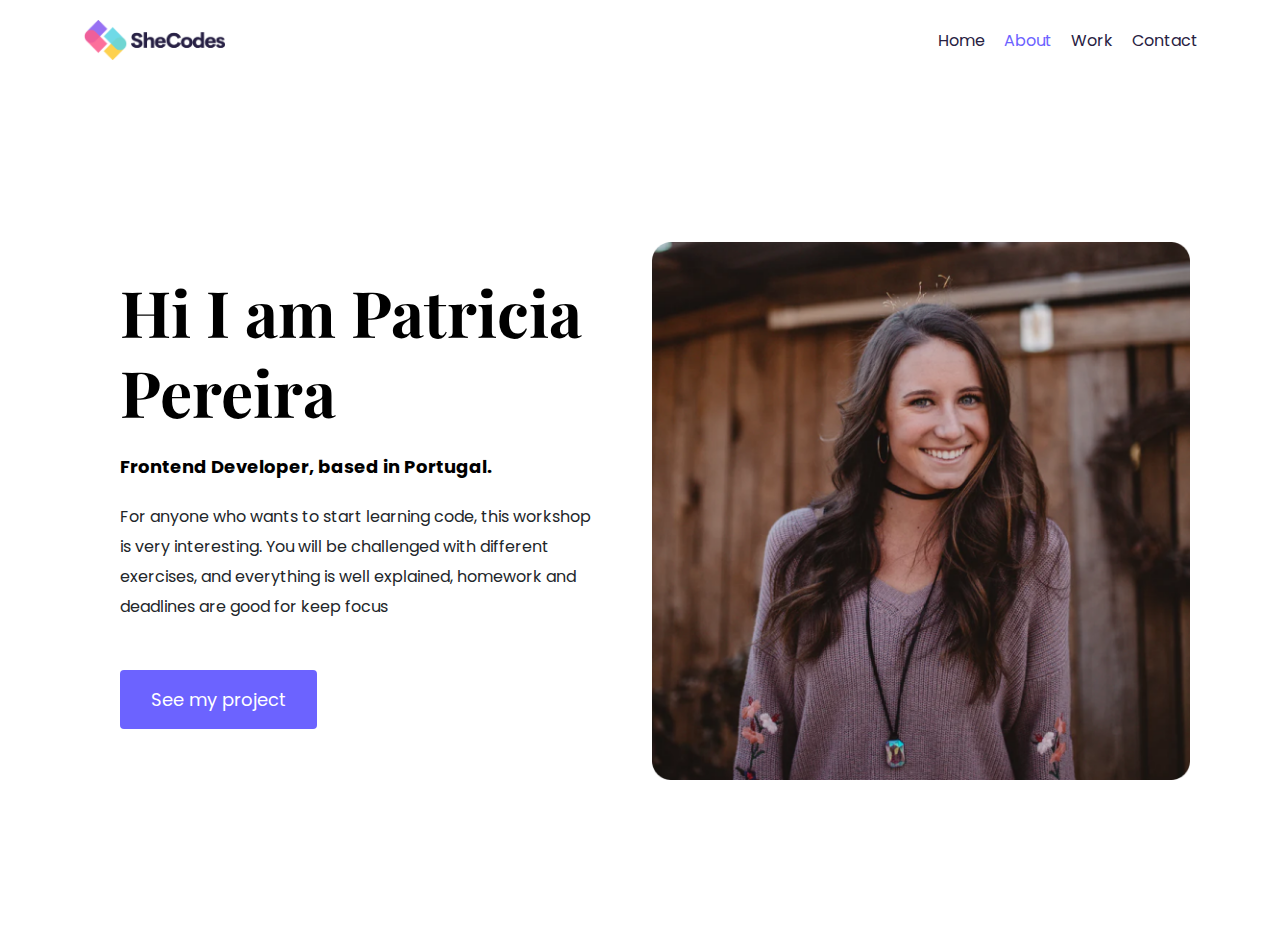
<file: about.html>
<!DOCTYPE html>
<html lang="en">
  <head>
    <meta charset="UTF-8" />
    <meta http-equiv="X-UA-Compatible" content="IE=edge" />
    <meta name="viewport" content="width=device-width, initial-scale=1.0" />
    <title>Document</title>
    <link
      rel="stylesheet"
      href="https://cdn.jsdelivr.net/npm/bootstrap@5.2.3/dist/css/bootstrap.min.css"
    />
    <script src="https://cdn.jsdelivr.net/npm/bootstrap@5.2.3/dist/js/bootstrap.bundle.min.js"></script>
    <link rel="stylesheet" href="src/styles.css" />
    <link rel="preconnect" href="https://fonts.gstatic.com" />
    <link
      href="https://fonts.googleapis.com/css2?family=Playfair+Display:wght@700&amp;family=Poppins:wght@500;700&amp;display=swap"
      rel="stylesheet"
    />
  </head>
  <body>
    <div class="container">
      <nav class="d-flex justify-content-between">
        <a href="/" title="Homepage">
          <img
            src="images/logo.png"
            alt="patricia-logo"
            class="logo d-none d-md-block" />
          <img
            src="images/logo-small.jpg"
            alt="patricia-logo"
            class="logo d-block d-md-none"
        /></a>
        <ul>
          <li><a href="/" title="Homepage">Home</a></li>
          <li class="active">
            <a href="/about.html" title="About patricia">About</a>
          </li>
          <li><a href="/work.html" title="Patricia's work">Work</a></li>
          <li><a href="/contact.html" title="contact patricia">Contact</a></li>
        </ul>
      </nav>
    </div>
    <div class="container about-section">
      <div class="row">
        <div class="col-lg-6">
          <div class="about-section-content">
            <h1 class="mb-4">Hi I am Patricia Pereira</h1>
            <h2 class="mb-4">Frontend Developer, based in Portugal.</h2>
            <p class="mb-5">
              For anyone who wants to start learning code, this workshop is very
              interesting. You will be challenged with different exercises, and
              everything is well explained, homework and deadlines are good for
              keep focus
            </p>
            <a href="#" class="btn btn-branding">See my project</a>
          </div>
        </div>
        <div class="col-lg-6">
          <img src="images/patricia.png" class="img-fluid" />
        </div>
      </div>
    </div>
  </body>
</html>
</file>
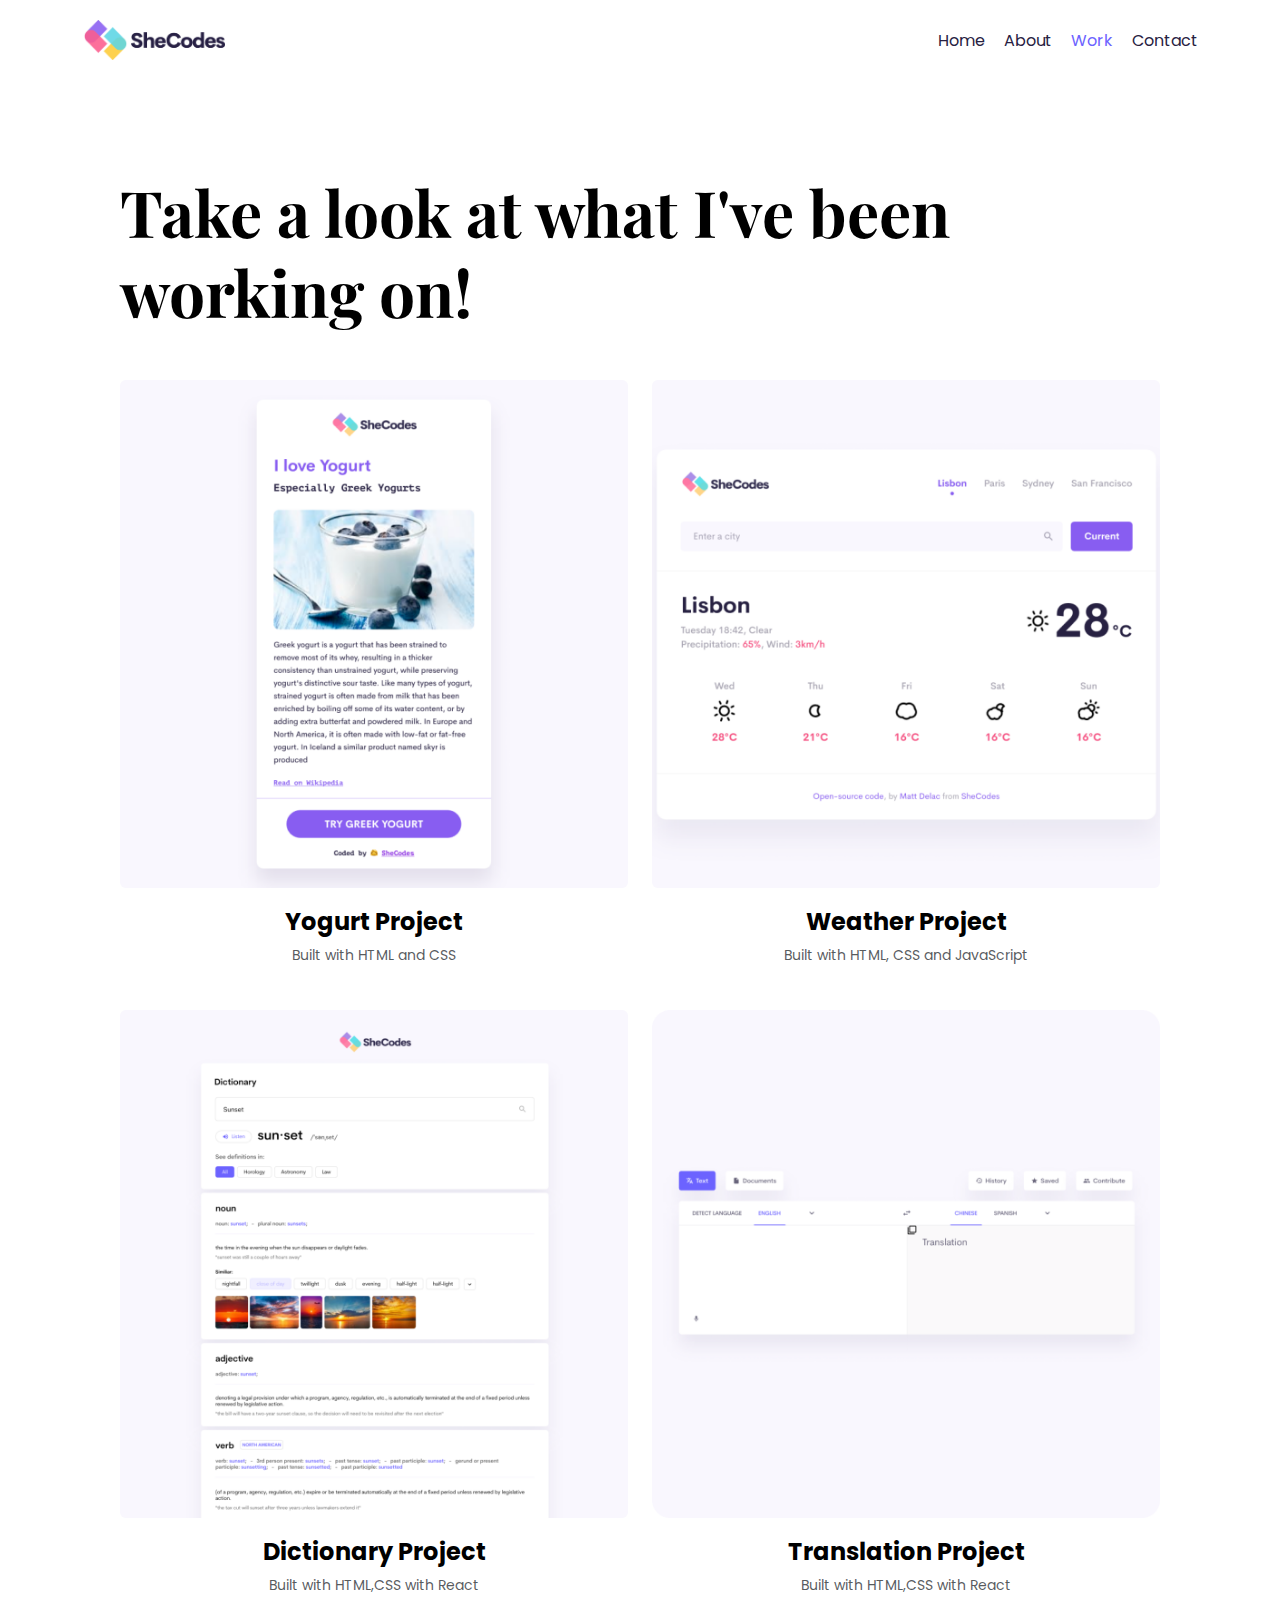
<file: work.html>
<!DOCTYPE html>
<html lang="en">
  <head>
    <meta charset="UTF-8" />
    <meta http-equiv="X-UA-Compatible" content="IE=edge" />
    <meta name="viewport" content="width=device-width, initial-scale=1.0" />
    <title>Document</title>
    <link
      rel="stylesheet"
      href="https://cdn.jsdelivr.net/npm/bootstrap@5.2.3/dist/css/bootstrap.min.css"
    />
    <script src="https://cdn.jsdelivr.net/npm/bootstrap@5.2.3/dist/js/bootstrap.bundle.min.js"></script>
    <link rel="stylesheet" href="src/styles.css" />
    <link rel="preconnect" href="https://fonts.googleapis.com" />
    <link rel="preconnect" href="https://fonts.gstatic.com" crossorigin />
    <link
      href="https://fonts.googleapis.com/css2?family=Playfair+Display:wght@700&family=Poppins:wght@500&display=swap"
      rel="stylesheet"
    />
  </head>
  <body>
    <div class="container">
      <nav class="d-flex justify-content-between">
        <a href="/" title="Homepage">
          <img
            src="images/logo.png"
            alt="patricia-logo"
            class="logo d-none d-md-block" />
          <img
            src="images/logo-small.jpg"
            alt="patricia-logo"
            class="logo d-block d-md-none"
        /></a>
        <ul>
          <li><a href="/" title="Homepage">Home</a></li>
          <li><a href="/about.html" title="About patricia">About</a></li>
          <li class="active">
            <a href="/work.html" title="Patricia's work">Work</a>
          </li>
          <li><a href="/contact.html" title="contact patricia">Contact</a></li>
        </ul>
      </nav>
    </div>
    <div class="container content-container">
      <div class="content">
        <h1 class="mb-5">Take a look at what I've been working on!</h1>

        <div class="row">
          <div class="col-md-6 mb-4">
            <img src="images/yogurt2.png" class="img-fluid mb-3 rounded" />
            <h3 class="text-center m-0">Yogurt Project</h3>
            <p class="text-center text-muted">Built with HTML and CSS</p>
          </div>
          <div class="col-md-6 mb-4">
            <img src="images/weather.png" class="img-fluid mb-3 rounded" />
            <h3 class="text-center m-0">Weather Project</h3>
            <p class="text-center text-muted">
              Built with HTML, CSS and JavaScript
            </p>
          </div>
          <div class="col-md-6 mb-4">
            <img src="images/dictionary.png" class="img-fluid mb-3 rounded" />
            <h3 class="text-center m-0">Dictionary Project</h3>
            <p class="text-center text-muted">Built with HTML,CSS with React</p>
          </div>
          <div class="col-md-6 mb-4">
            <img
              src="images/translation-app.png"
              class="img-fluid mb-3 rounded"
            />
            <h3 class="text-center m-0">Translation Project</h3>
            <p class="text-center text-muted">Built with HTML,CSS with React</p>
          </div>
        </div>
      </div>
    </div>
  </body>
</html>
</file>
<file: src/styles.css>
:root {
  --branding-color: #6c63ff;
  --secondary-color: #f9f7fe;
  --heading-font-family: "Playfair Display", serif;
  --default-font-family: "Poppins", sans-serif;
}

body {
  font-family: var(--default-font-family);
}

h1,
h2,
h3,
h4,
h5,
h6 {
  color: black;
  font-family: var(--heading-font-family);
  font-weight: bold;
}

h1 {
  font-size: 96px;
}
h2 {
  font-size: 64px;
}
h3 {
  font-size: 48px;
}

p {
  font-weight: normal;
}
.logo {
  max-height: 40px;
}
nav {
  padding: 20px 0;
}
nav ul {
  padding: 0;
  margin: 0;
}
nav li {
  display: inline;
  list-style: none;
  line-height: 42px;
  margin-left: 15px;
}
nav a {
  text-decoration: none;
  color: #272142;
  transition: all 100ms ease-in-out;
}
nav a:hover,
nav li.active a {
  color: var(--branding-color);
}
footer {
  margin: 60px 0;
}
footer .social-links a {
  margin: 0 20px;
  color: var(--branding-color);
  background: var(--secondary-color);
  padding: 10px 14px;
  border-radius: 50%;
  font-size: 18px;
  transition: all 150ms ease-in-out;
}
footer .social-links a:hover {
  color: white;
  background: var(--branding-color);
}
footer .email-link {
  text-decoration: none;
  color: black;
  font-size: 24px;
}
footer .email-link:hover {
  color: var(--branding-color);
}
footer .contact-box {
  background: var(--secondary-color);
  padding: 30px 120px;
  border-radius: 10px;
}
footer .contact-box p {
  margin: 0;
}
.hero {
  background: var(--secondary-color);
  text-align: center;
  padding: 80px 20px;
}

.hero p {
  font-size: 36px;
  font-weight: bold;
  margin: 0;
  color: #272142;
}

.hero h2 {
  font-family: var(--heading-font-family);
  font-weight: normal;
  line-height: 2;
  font-size: 24px;
}

.btn-branding {
  background: var(--branding-color);
  border-radius: 4px;
  color: white;
  font-size: 18px;
  line-height: 27px;
  padding: 15px 30px;
}
.btn-branding-outline {
  border: 1px solid var(--branding-color);
  border-radius: 4px;
  color: var(--branding-color);
  padding: 15px 30px;
  font-size: 18px;
  line-height: 27px;
}
.projects {
  padding: 120px 60px;
}
p {
  font-weight: normal;
  font-size: 16px;
  line-height: 30px;
}
@media (max-width: 900px) {
  h1 {
    font-size: 44px;
    line-height: 56px;
  }
  h2 {
    font-size: 44px;
  }
  h3 {
    font-size: 26px;
  }
  .projects {
    text-align: center;
    padding: 0;
  }
  .about-section {
    padding: 0;
    text-align: center;
  }
  .content {
    text-align: center;
    padding: 0;
  }
}

.about-section {
  padding: 160px 20px;
}
.about-section-content {
  margin: 30px;
}
.btn-branding {
  background: var(--branding-color);
  border-radius: 4px;
  color: white;
  font-size: 18px;
  line-height: 27px;
  padding: 15px 30px;
  font-family: var(--default-font-family);
}
.btn:hover {
  background: var(--branding-color);
  color: black;
}
.about-section h1 {
  font-size: 64px;
  line-height: 80px;
  font-family: var(--heading-font-family);
  font-weight: bold;
}
.about-section h2 {
  font-size: 18px;
  font-family: var(--default-font-family);
  font-weight: bold;
}
.about-section p {
  font-size: 16px;
  line-height: 30px;
  font-weight: normal;
  font-family: var(--default-font-family);
}
.content h1 {
  font-size: 64px;
  line-height: 80px;
}
.content h3 {
  font-size: 24px;
  line-height: 1.5;

  font-family: var(--default-font-family);
}
.content p {
  font-size: 14px;
}

.content {
  margin: 30px;
}
.content-container {
  padding: 60px 20px;
}
</file>
